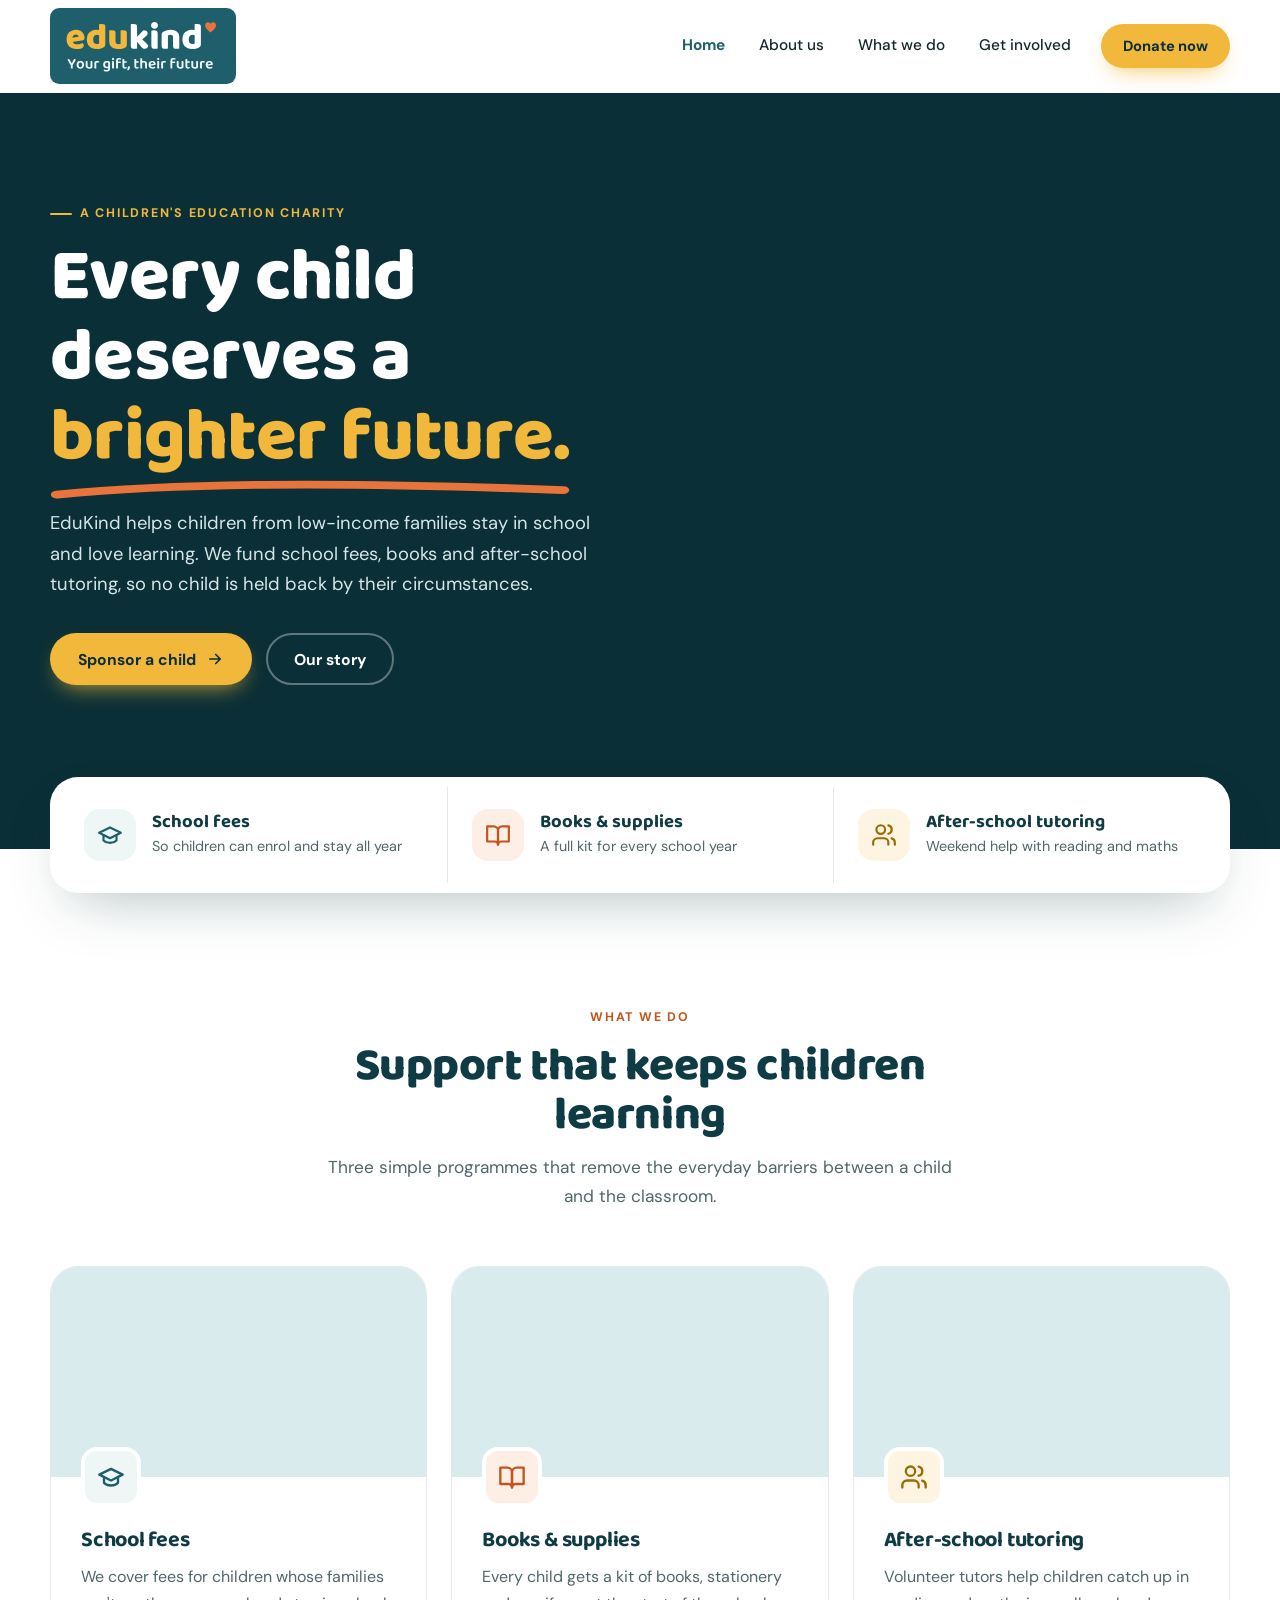
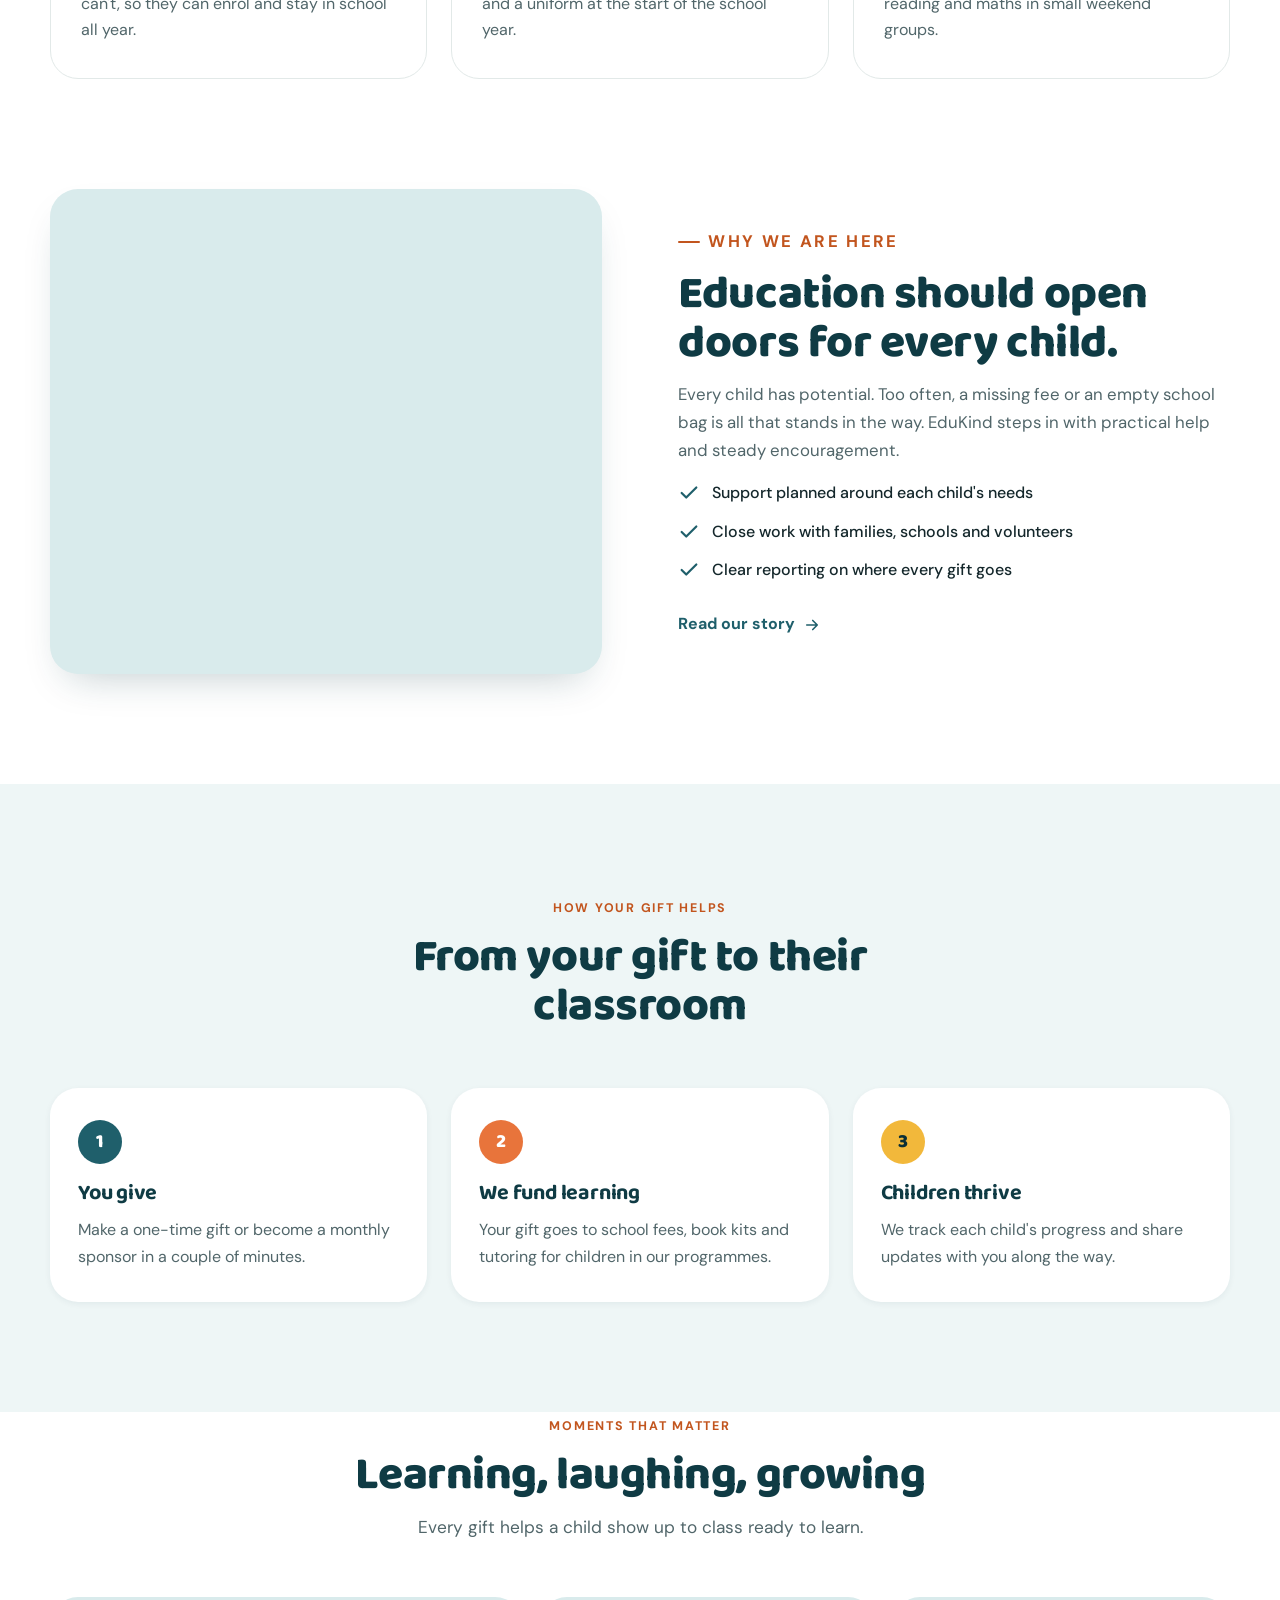
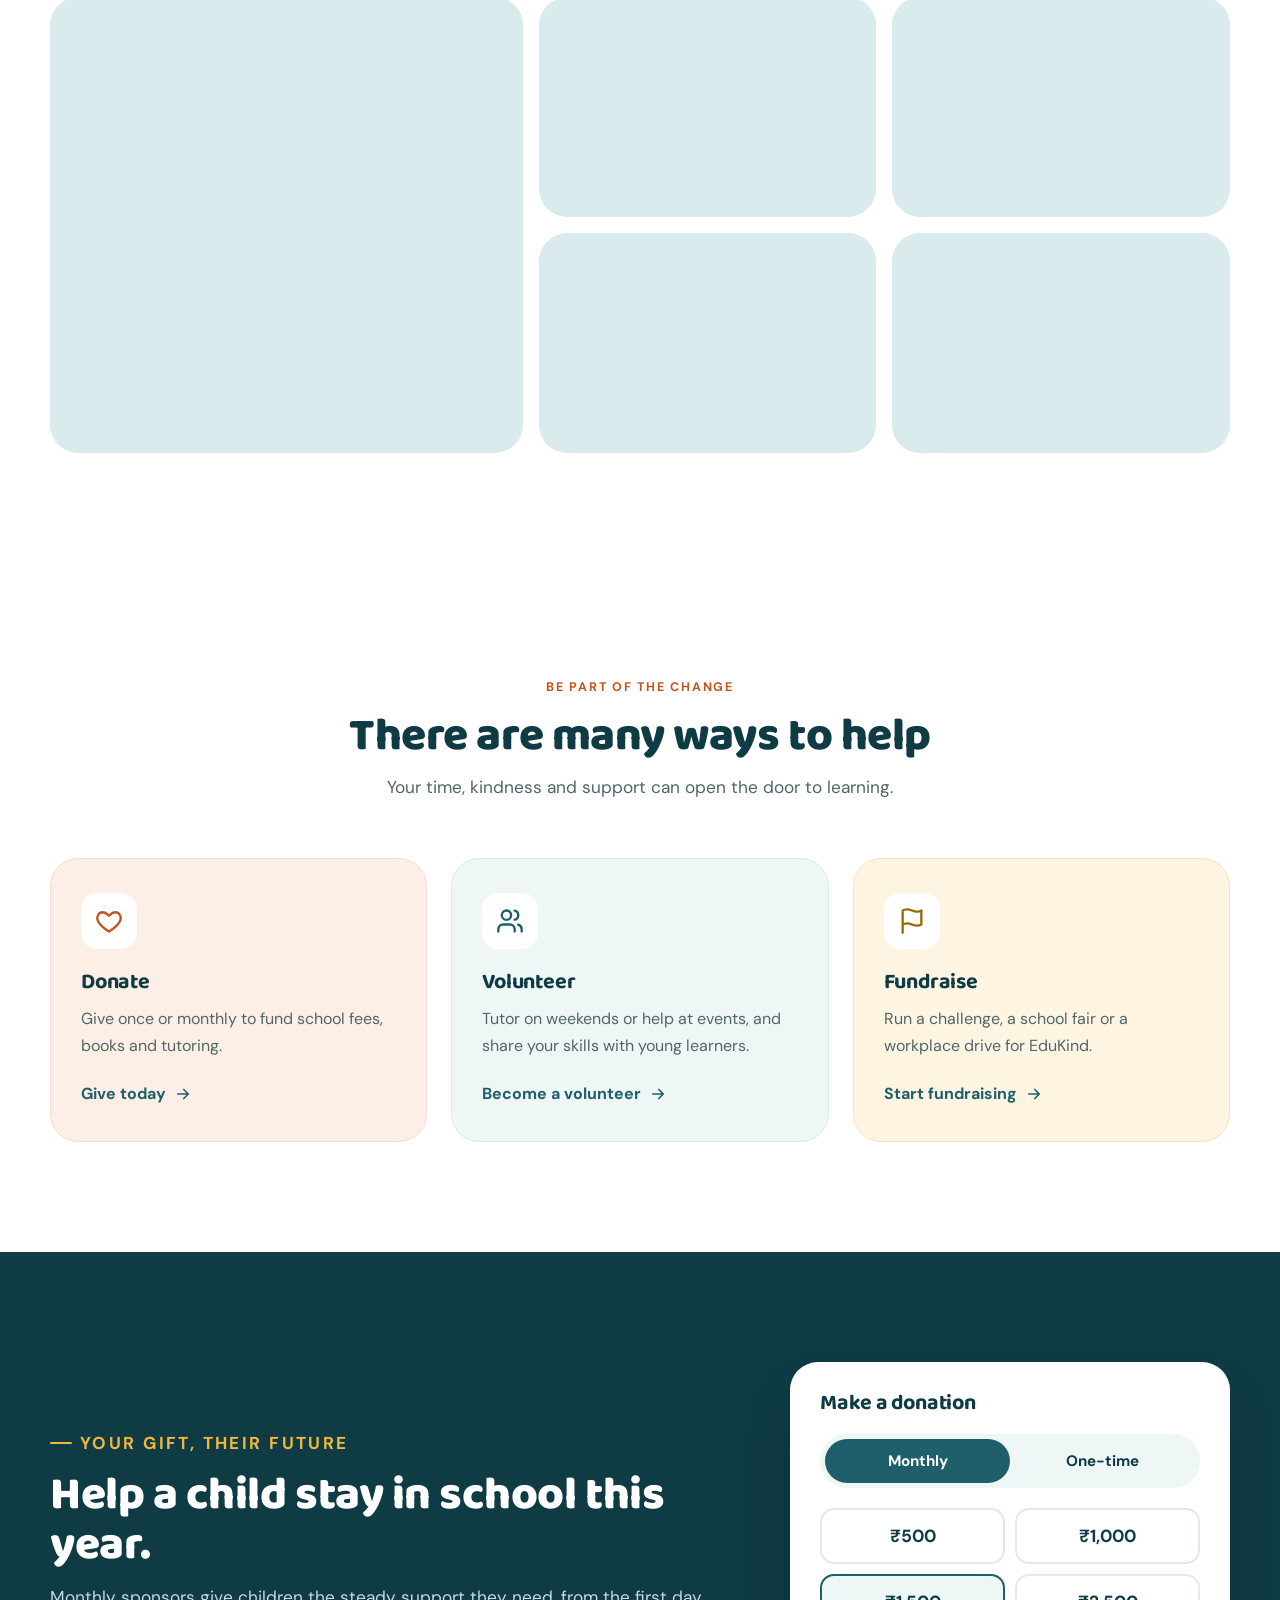
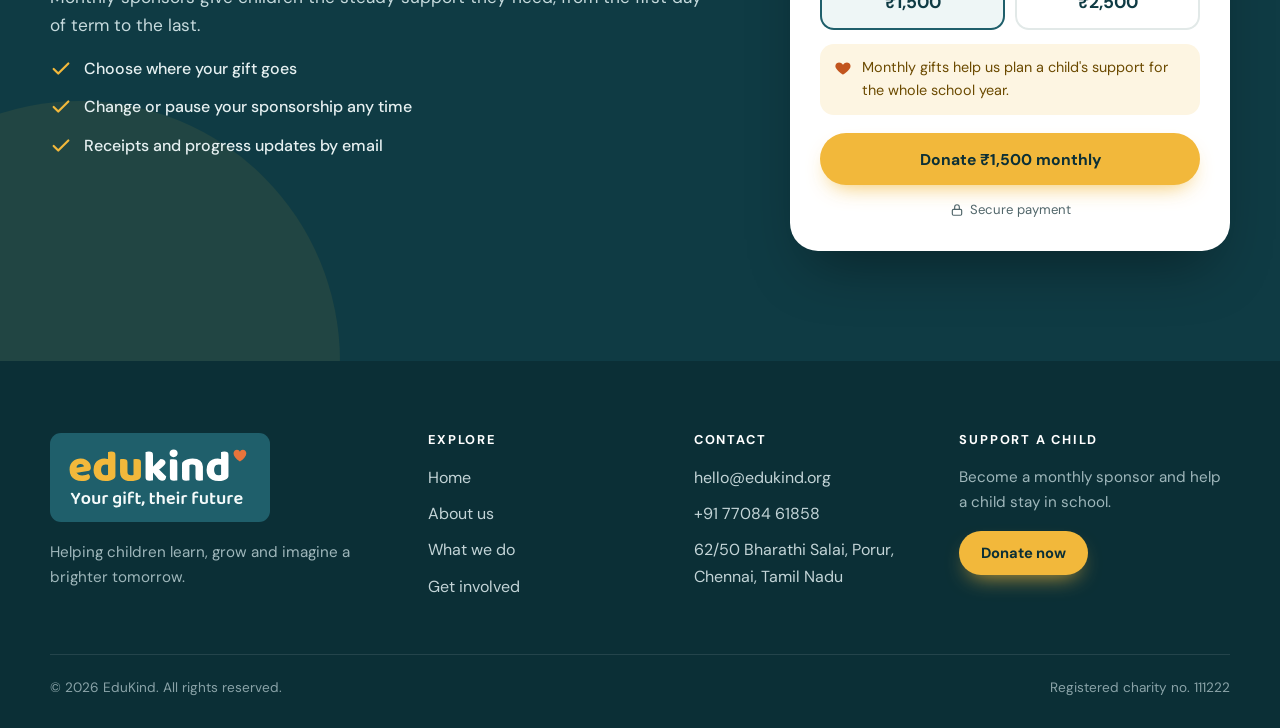
<file: index.html>
<!doctype html>
<html lang="en" class="no-js">
<head>
  <meta charset="utf-8">
  <meta name="viewport" content="width=device-width, initial-scale=1">
  <meta name="description" content="EduKind is a children's education charity. Your gift helps children with school fees, books and after-school tutoring.">
  <meta name="theme-color" content="#1f5f6b">
  <title>EduKind | Your gift, their future</title>
  <link rel="icon" href="favicon.svg" type="image/svg+xml">
  <link rel="preconnect" href="https://fonts.googleapis.com">
  <link rel="preconnect" href="https://fonts.gstatic.com" crossorigin>
  <link rel="stylesheet" href="https://fonts.googleapis.com/css2?family=Baloo+2:wght@600;700;800&family=DM+Sans:wght@400;500;700&display=swap">
  <link rel="stylesheet" href="styles.css?v=10">
</head>
<body>

<header class="site-header">
  <div class="container header-inner">
    <a class="brand" href="index.html" aria-label="EduKind home"><img src="logo.svg" alt="EduKind — Your gift, their future" width="186" height="75"></a>
    <button class="menu-toggle" type="button" aria-label="Open menu" aria-expanded="false" aria-controls="site-nav">
      <svg viewBox="0 0 24 24" fill="none" stroke="currentColor" stroke-width="2" stroke-linecap="round" aria-hidden="true"><path d="M4 7h16M4 12h16M4 17h16"/></svg>
    </button>
    <nav class="nav" id="site-nav" aria-label="Main navigation">
      <a class="active" href="index.html" aria-current="page">Home</a>
      <a href="about.html">About us</a>
      <a href="#what-we-do">What we do</a>
      <a href="#get-involved">Get involved</a>
      <a class="btn btn-primary btn-sm" href="#donate">Donate now</a>
    </nav>
  </div>
</header>

<main>
  <!-- Hero -->
  <section class="hero-full home-hero" aria-label="Introduction">
    <div class="container">
      <div class="hero-copy">
        <p class="eyebrow on-dark">A children's education charity</p>
        <h1>Every child deserves a <span class="highlight">brighter future.<svg viewBox="0 0 300 20" preserveAspectRatio="none" aria-hidden="true"><path d="M4 14C70 4 160 2 296 10" fill="none" stroke="#e8743b" stroke-width="7" stroke-linecap="round"/></svg></span></h1>
        <p class="lead">EduKind helps children from low-income families stay in school and love learning. We fund school fees, books and after-school tutoring, so no child is held back by their circumstances.</p>
        <div class="actions">
          <a class="btn btn-primary" href="#donate">Sponsor a child
            <svg viewBox="0 0 24 24" fill="none" stroke="currentColor" stroke-width="2.2" stroke-linecap="round" stroke-linejoin="round" aria-hidden="true"><path d="M5 12h14M13 6l6 6-6 6"/></svg></a>
          <a class="btn btn-ghost-light" href="about.html">Our story</a>
        </div>
      </div>
    </div>
  </section>

  <div class="container">
    <div class="hero-strip">
      <div class="strip-item"><span class="badge teal"><svg viewBox="0 0 24 24" fill="none" stroke="currentColor" stroke-width="2" stroke-linecap="round" stroke-linejoin="round" aria-hidden="true"><path d="M22 10 12 5 2 10l10 5 10-5Z"/><path d="M6 12v5c3 3 9 3 12 0v-5"/></svg></span><div><strong>School fees</strong><span>So children can enrol and stay all year</span></div></div>
      <div class="strip-item"><span class="badge coral"><svg viewBox="0 0 24 24" fill="none" stroke="currentColor" stroke-width="2" stroke-linecap="round" stroke-linejoin="round" aria-hidden="true"><path d="M2 4h6a4 4 0 0 1 4 4v13a3 3 0 0 0-3-3H2Z"/><path d="M22 4h-6a4 4 0 0 0-4 4v13a3 3 0 0 1 3-3h7Z"/></svg></span><div><strong>Books &amp; supplies</strong><span>A full kit for every school year</span></div></div>
      <div class="strip-item"><span class="badge sun"><svg viewBox="0 0 24 24" fill="none" stroke="currentColor" stroke-width="2" stroke-linecap="round" stroke-linejoin="round" aria-hidden="true"><path d="M16 21v-2a4 4 0 0 0-4-4H6a4 4 0 0 0-4 4v2"/><circle cx="9" cy="7" r="4"/><path d="M22 21v-2a4 4 0 0 0-3-3.9M16 3.1a4 4 0 0 1 0 7.8"/></svg></span><div><strong>After-school tutoring</strong><span>Weekend help with reading and maths</span></div></div>
    </div>
  </div>

  <!-- What we do -->
  <section class="section" id="what-we-do">
    <div class="container">
      <div class="section-head reveal">
        <p class="eyebrow">What we do</p>
        <h2>Support that keeps children learning</h2>
        <p>Three simple programmes that remove the everyday barriers between a child and the classroom.</p>
      </div>
      <div class="card-grid">
        <article class="card has-media reveal">
          <div class="card-media media-fees" role="img" aria-label="School fees"></div>
          <span class="badge teal"><svg viewBox="0 0 24 24" fill="none" stroke="currentColor" stroke-width="2" stroke-linecap="round" stroke-linejoin="round" aria-hidden="true"><path d="M22 10 12 5 2 10l10 5 10-5Z"/><path d="M6 12v5c3 3 9 3 12 0v-5"/></svg></span>
          <h3>School fees</h3>
          <p>We cover fees for children whose families can't, so they can enrol and stay in school all year.</p>
        </article>
        <article class="card has-media reveal">
          <div class="card-media media-books" role="img" aria-label="Books and supplies"></div>
          <span class="badge coral"><svg viewBox="0 0 24 24" fill="none" stroke="currentColor" stroke-width="2" stroke-linecap="round" stroke-linejoin="round" aria-hidden="true"><path d="M2 4h6a4 4 0 0 1 4 4v13a3 3 0 0 0-3-3H2Z"/><path d="M22 4h-6a4 4 0 0 0-4 4v13a3 3 0 0 1 3-3h7Z"/></svg></span>
          <h3>Books &amp; supplies</h3>
          <p>Every child gets a kit of books, stationery and a uniform at the start of the school year.</p>
        </article>
        <article class="card has-media reveal">
          <div class="card-media media-tutoring" role="img" aria-label="After-school tutoring"></div>
          <span class="badge sun"><svg viewBox="0 0 24 24" fill="none" stroke="currentColor" stroke-width="2" stroke-linecap="round" stroke-linejoin="round" aria-hidden="true"><path d="M16 21v-2a4 4 0 0 0-4-4H6a4 4 0 0 0-4 4v2"/><circle cx="9" cy="7" r="4"/><path d="M22 21v-2a4 4 0 0 0-3-3.9M16 3.1a4 4 0 0 1 0 7.8"/></svg></span>
          <h3>After-school tutoring</h3>
          <p>Volunteer tutors help children catch up in reading and maths in small weekend groups.</p>
        </article>
      </div>
    </div>
  </section>

  <!-- Mission -->
  <section class="section" style="padding-top: 0">
    <div class="container split">
      <div class="split-photo photo-learning reveal" role="img" aria-label="Smiling school children in a doorway"></div>
      <div class="reveal">
        <p class="eyebrow">Why we are here</p>
        <h2>Education should open doors for every child.</h2>
        <p>Every child has potential. Too often, a missing fee or an empty school bag is all that stands in the way. EduKind steps in with practical help and steady encouragement.</p>
        <ul class="tick-list">
          <li><svg viewBox="0 0 24 24" fill="none" stroke="currentColor" stroke-width="2.4" stroke-linecap="round" stroke-linejoin="round" aria-hidden="true"><path d="M20 6 9 17l-5-5"/></svg>Support planned around each child's needs</li>
          <li><svg viewBox="0 0 24 24" fill="none" stroke="currentColor" stroke-width="2.4" stroke-linecap="round" stroke-linejoin="round" aria-hidden="true"><path d="M20 6 9 17l-5-5"/></svg>Close work with families, schools and volunteers</li>
          <li><svg viewBox="0 0 24 24" fill="none" stroke="currentColor" stroke-width="2.4" stroke-linecap="round" stroke-linejoin="round" aria-hidden="true"><path d="M20 6 9 17l-5-5"/></svg>Clear reporting on where every gift goes</li>
        </ul>
        <a class="link" href="about.html">Read our story
          <svg viewBox="0 0 24 24" fill="none" stroke="currentColor" stroke-width="2.2" stroke-linecap="round" stroke-linejoin="round" aria-hidden="true"><path d="M5 12h14M13 6l6 6-6 6"/></svg></a>
      </div>
    </div>
  </section>

  <!-- How it works -->
  <section class="section steps-section">
    <div class="container">
      <div class="section-head reveal">
        <p class="eyebrow">How your gift helps</p>
        <h2>From your gift to their classroom</h2>
      </div>
      <div class="steps">
        <div class="step reveal"><div class="step-num">1</div><h3>You give</h3><p>Make a one-time gift or become a monthly sponsor in a couple of minutes.</p></div>
        <div class="step reveal"><div class="step-num">2</div><h3>We fund learning</h3><p>Your gift goes to school fees, book kits and tutoring for children in our programmes.</p></div>
        <div class="step reveal"><div class="step-num">3</div><h3>Children thrive</h3><p>We track each child's progress and share updates with you along the way.</p></div>
      </div>
    </div>
  </section>

  <!-- Gallery -->
  <section class="section" style="padding-top: 0">
    <div class="container">
      <div class="section-head reveal">
        <p class="eyebrow">Moments that matter</p>
        <h2>Learning, laughing, growing</h2>
        <p>Every gift helps a child show up to class ready to learn.</p>
      </div>
      <div class="gallery reveal" aria-hidden="true">
        <div class="g1"></div><div class="g2"></div><div class="g3"></div><div class="g4"></div><div class="g5"></div>
      </div>
    </div>
  </section>

  <!-- Get involved -->
  <section class="section involve" id="get-involved">
    <div class="container">
      <div class="section-head reveal">
        <p class="eyebrow">Be part of the change</p>
        <h2>There are many ways to help</h2>
        <p>Your time, kindness and support can open the door to learning.</p>
      </div>
      <div class="card-grid">
        <article class="card donate reveal">
          <span class="badge coral"><svg viewBox="0 0 24 24" fill="none" stroke="currentColor" stroke-width="2" stroke-linecap="round" stroke-linejoin="round" aria-hidden="true"><path d="M12 21s-7.5-4.6-9.6-9.2C.9 8.4 3 4.5 6.7 4.5c2.2 0 3.6 1.2 5.3 3 1.7-1.8 3.1-3 5.3-3 3.7 0 5.8 3.9 4.3 7.3C19.5 16.4 12 21 12 21Z"/></svg></span>
          <h3>Donate</h3>
          <p>Give once or monthly to fund school fees, books and tutoring.</p>
          <a class="link" href="#donate">Give today <svg viewBox="0 0 24 24" fill="none" stroke="currentColor" stroke-width="2.2" stroke-linecap="round" stroke-linejoin="round" aria-hidden="true"><path d="M5 12h14M13 6l6 6-6 6"/></svg></a>
        </article>
        <article class="card volunteer reveal">
          <span class="badge teal"><svg viewBox="0 0 24 24" fill="none" stroke="currentColor" stroke-width="2" stroke-linecap="round" stroke-linejoin="round" aria-hidden="true"><path d="M16 21v-2a4 4 0 0 0-4-4H6a4 4 0 0 0-4 4v2"/><circle cx="9" cy="7" r="4"/><path d="M22 21v-2a4 4 0 0 0-3-3.9M16 3.1a4 4 0 0 1 0 7.8"/></svg></span>
          <h3>Volunteer</h3>
          <p>Tutor on weekends or help at events, and share your skills with young learners.</p>
          <a class="link" href="#contact">Become a volunteer <svg viewBox="0 0 24 24" fill="none" stroke="currentColor" stroke-width="2.2" stroke-linecap="round" stroke-linejoin="round" aria-hidden="true"><path d="M5 12h14M13 6l6 6-6 6"/></svg></a>
        </article>
        <article class="card fundraise reveal">
          <span class="badge sun"><svg viewBox="0 0 24 24" fill="none" stroke="currentColor" stroke-width="2" stroke-linecap="round" stroke-linejoin="round" aria-hidden="true"><path d="M4 22V4M4 15s1-1 4-1 5 2 8 2 4-1 4-1V3s-1 1-4 1-5-2-8-2-4 1-4 1"/></svg></span>
          <h3>Fundraise</h3>
          <p>Run a challenge, a school fair or a workplace drive for EduKind.</p>
          <a class="link" href="#contact">Start fundraising <svg viewBox="0 0 24 24" fill="none" stroke="currentColor" stroke-width="2.2" stroke-linecap="round" stroke-linejoin="round" aria-hidden="true"><path d="M5 12h14M13 6l6 6-6 6"/></svg></a>
        </article>
      </div>
    </div>
  </section>

  <!-- Donate -->
  <section class="section donate-band" id="donate">
    <div class="container donate-grid">
      <div class="reveal">
        <p class="eyebrow on-dark">Your gift, their future</p>
        <h2>Help a child stay in school this year.</h2>
        <p>Monthly sponsors give children the steady support they need, from the first day of term to the last.</p>
        <ul class="tick-list">
          <li><svg viewBox="0 0 24 24" fill="none" stroke="currentColor" stroke-width="2.4" stroke-linecap="round" stroke-linejoin="round" aria-hidden="true"><path d="M20 6 9 17l-5-5"/></svg>Choose where your gift goes</li>
          <li><svg viewBox="0 0 24 24" fill="none" stroke="currentColor" stroke-width="2.4" stroke-linecap="round" stroke-linejoin="round" aria-hidden="true"><path d="M20 6 9 17l-5-5"/></svg>Change or pause your sponsorship any time</li>
          <li><svg viewBox="0 0 24 24" fill="none" stroke="currentColor" stroke-width="2.4" stroke-linecap="round" stroke-linejoin="round" aria-hidden="true"><path d="M20 6 9 17l-5-5"/></svg>Receipts and progress updates by email</li>
        </ul>
      </div>
      <div class="donate-card reveal" aria-labelledby="donate-title">
        <h3 id="donate-title">Make a donation</h3>
        <div class="segmented" role="group" aria-label="Donation frequency">
          <button type="button" data-frequency="monthly" aria-pressed="true">Monthly</button>
          <button type="button" data-frequency="once" aria-pressed="false">One-time</button>
        </div>
        <div class="amounts" role="group" aria-label="Donation amount">
          <button type="button" data-amount="500" aria-pressed="false">₹500</button>
          <button type="button" data-amount="1000" aria-pressed="false">₹1,000</button>
          <button type="button" data-amount="1500" aria-pressed="true">₹1,500</button>
          <button type="button" data-amount="2500" aria-pressed="false">₹2,500</button>
        </div>
        <p class="impact-note" id="donate-note" role="status">
          <svg viewBox="0 0 24 24" fill="currentColor" aria-hidden="true"><path d="M12 21s-7.5-4.6-9.6-9.2C.9 8.4 3 4.5 6.7 4.5c2.2 0 3.6 1.2 5.3 3 1.7-1.8 3.1-3 5.3-3 3.7 0 5.8 3.9 4.3 7.3C19.5 16.4 12 21 12 21Z"/></svg>
          <span>Monthly gifts help us plan a child's support for the whole school year.</span>
        </p>
        <button class="btn btn-primary" type="button" id="donate-btn">Donate ₹1,500 monthly</button>
        <p class="secure"><svg viewBox="0 0 24 24" fill="none" stroke="currentColor" stroke-width="2" stroke-linecap="round" stroke-linejoin="round" aria-hidden="true"><rect x="4" y="11" width="16" height="10" rx="2"/><path d="M8 11V7a4 4 0 0 1 8 0v4"/></svg>Secure payment</p>
      </div>
    </div>
  </section>
</main>

<footer class="site-footer" id="contact">
  <div class="container footer-grid">
    <div class="footer-brand">
      <img src="logo.svg" alt="EduKind — Your gift, their future" width="220" height="89">
      <p>Helping children learn, grow and imagine a brighter tomorrow.</p>
    </div>
    <div>
      <h4>Explore</h4>
      <ul>
        <li><a href="index.html">Home</a></li>
        <li><a href="about.html">About us</a></li>
        <li><a href="#what-we-do">What we do</a></li>
        <li><a href="#get-involved">Get involved</a></li>
      </ul>
    </div>
    <div>
      <h4>Contact</h4>
      <ul>
        <li><a href="mailto:hello@edukind.org">hello@edukind.org</a></li>
        <li><a href="tel:+917708461858">+91 77084 61858</a></li>
        <li><address style="font-style: normal">62/50 Bharathi Salai, Porur,<br>Chennai, Tamil Nadu</address></li>
      </ul>
    </div>
    <div class="footer-cta">
      <h4>Support a child</h4>
      <p>Become a monthly sponsor and help a child stay in school.</p>
      <a class="btn btn-primary btn-sm" href="#donate">Donate now</a>
    </div>
  </div>
  <div class="container footer-bottom">
    <span>© <span id="year">2026</span> EduKind. All rights reserved.</span>
    <span>Registered charity no. 111222</span>
  </div>
</footer>

<script src="script.js?v=4"></script>
</body>
</html>
</file>
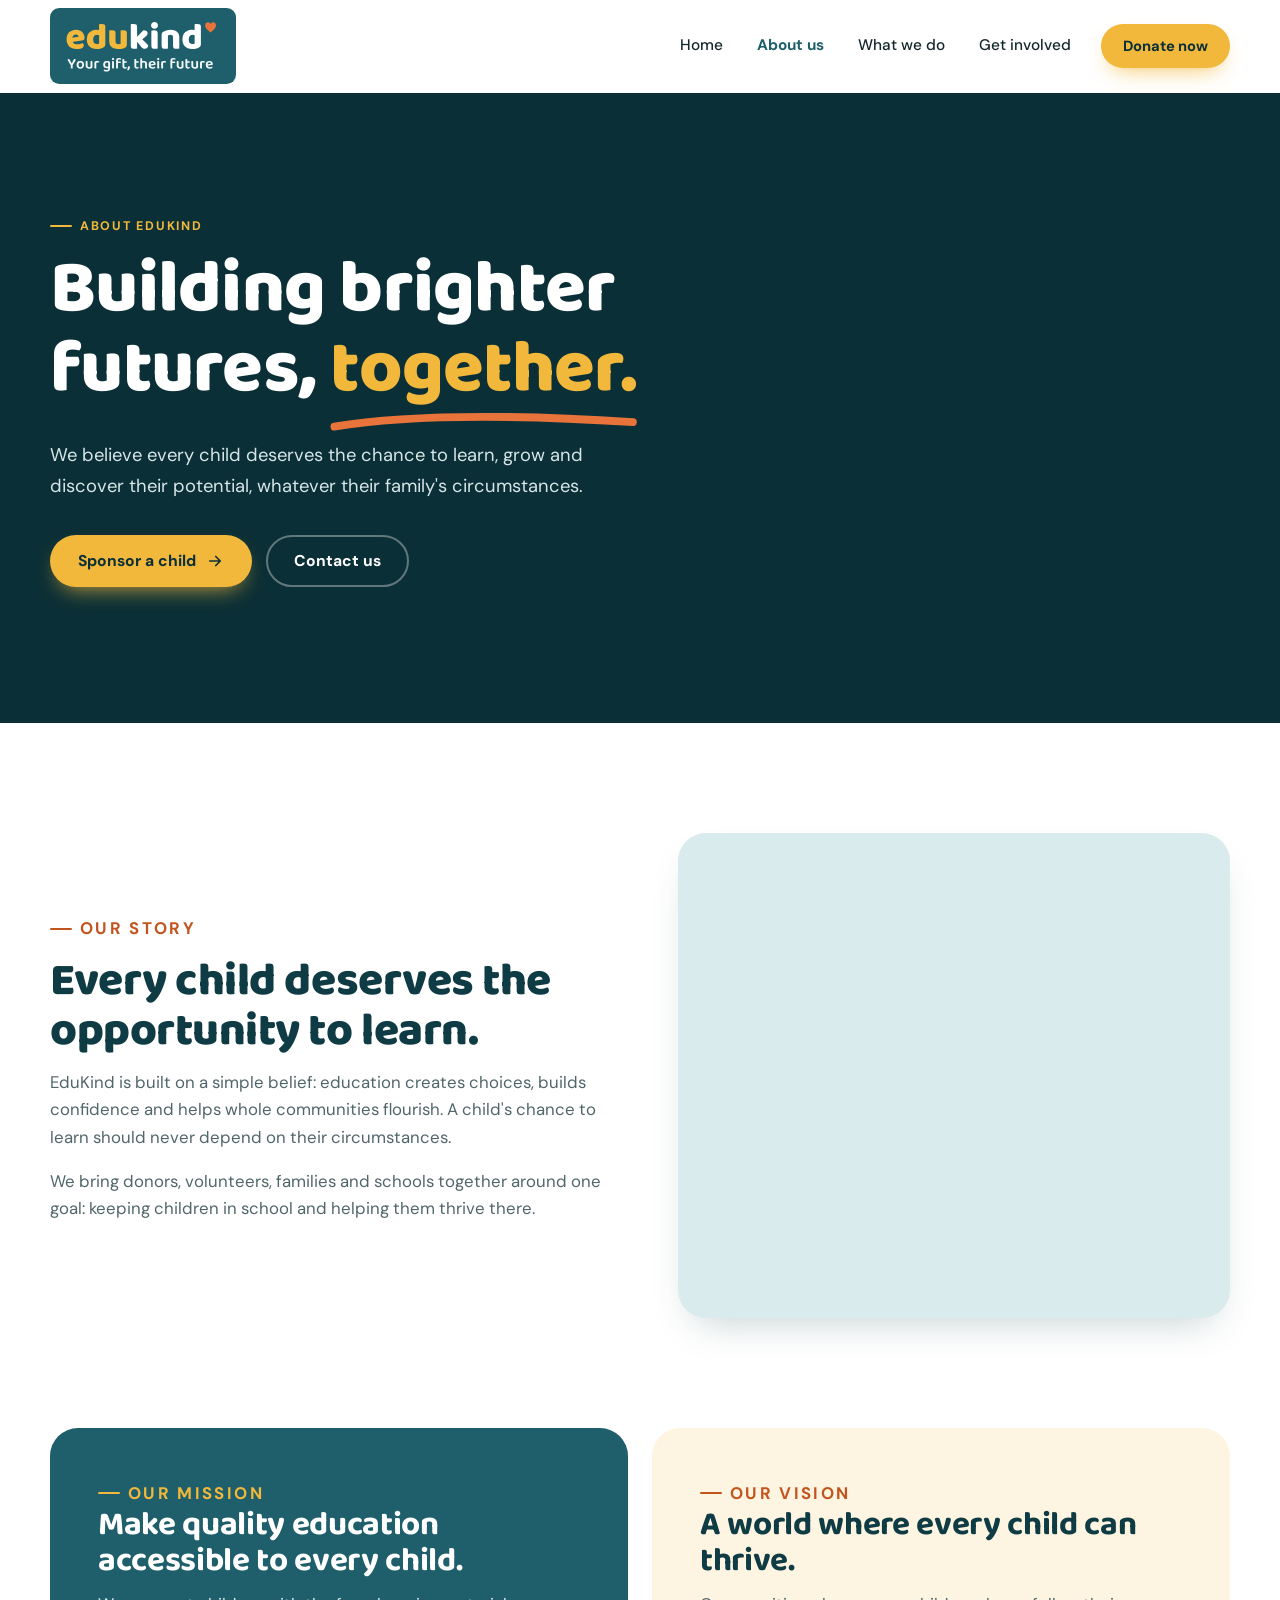
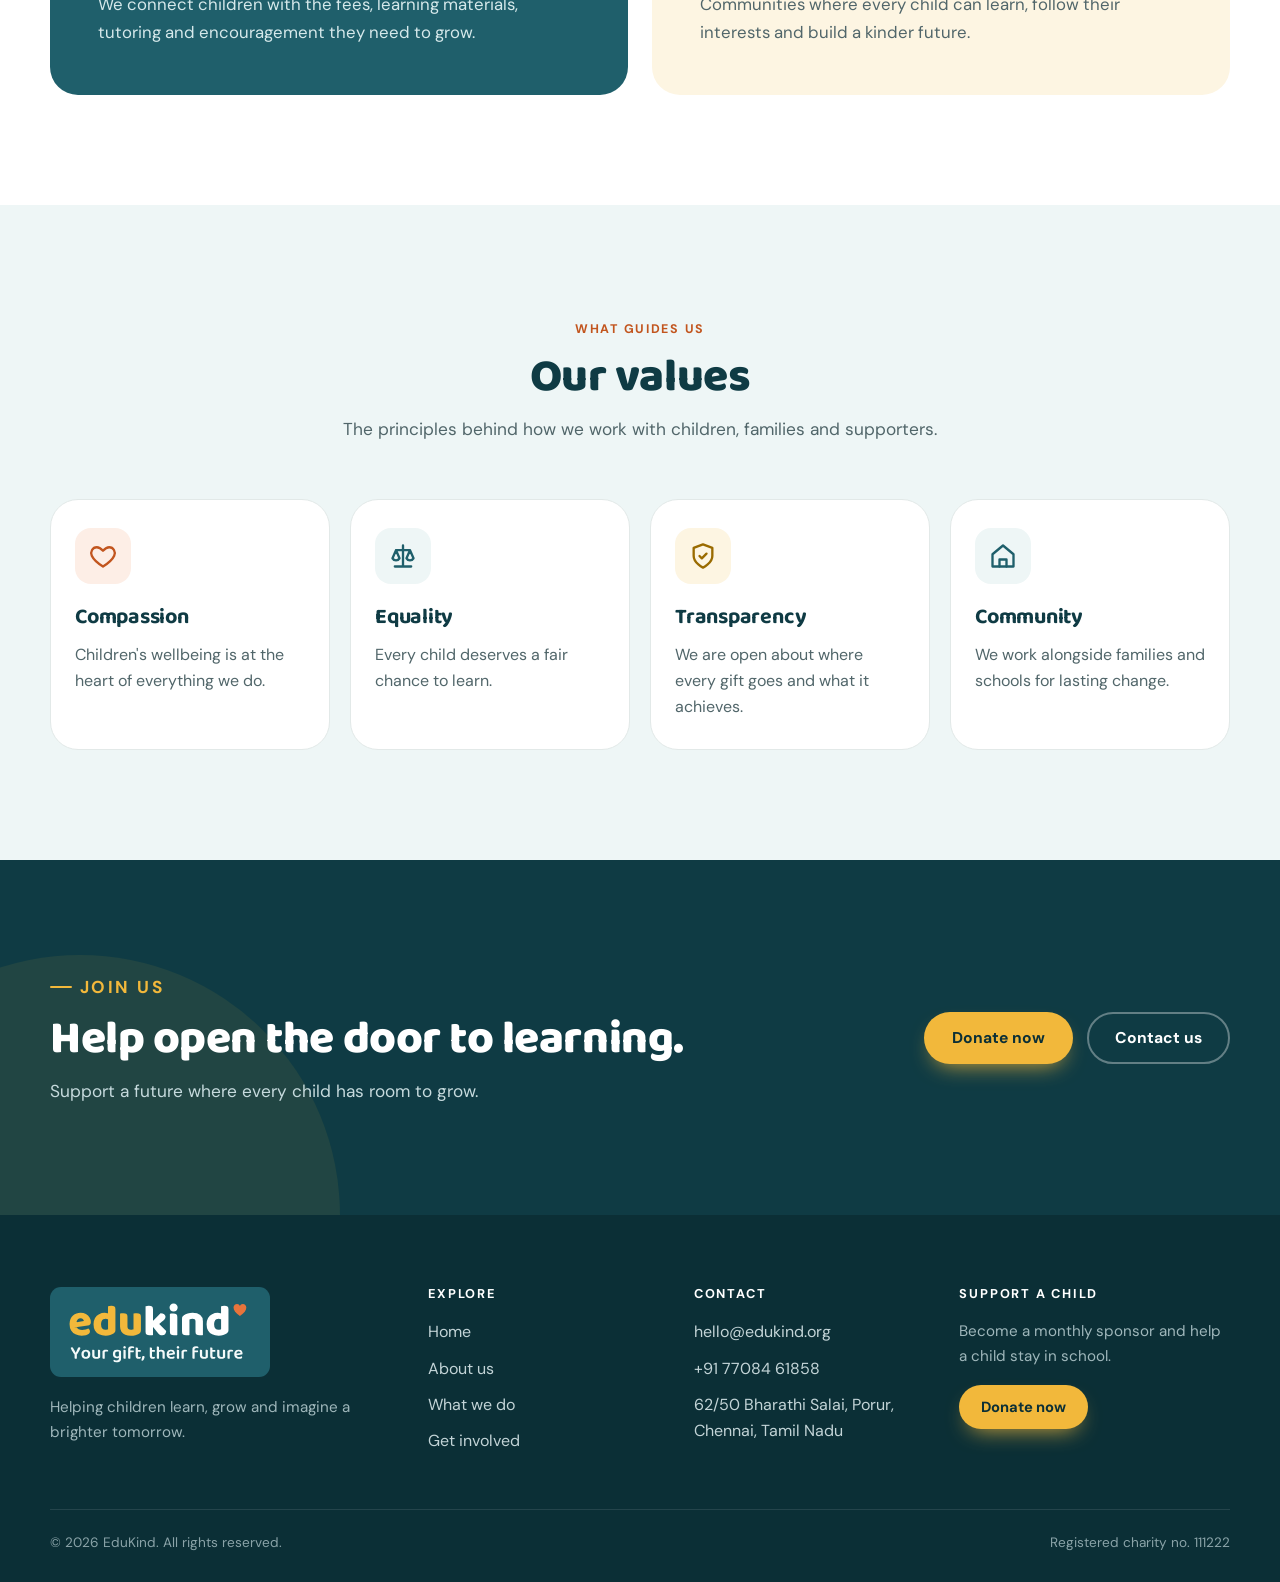
<file: about.html>
<!doctype html>
<html lang="en" class="no-js">
<head>
  <meta charset="utf-8">
  <meta name="viewport" content="width=device-width, initial-scale=1">
  <meta name="description" content="Learn about EduKind's mission to make education accessible for every child.">
  <meta name="theme-color" content="#1f5f6b">
  <title>About us | EduKind</title>
  <link rel="icon" href="favicon.svg" type="image/svg+xml">
  <link rel="preconnect" href="https://fonts.googleapis.com">
  <link rel="preconnect" href="https://fonts.gstatic.com" crossorigin>
  <link rel="stylesheet" href="https://fonts.googleapis.com/css2?family=Baloo+2:wght@600;700;800&family=DM+Sans:wght@400;500;700&display=swap">
  <link rel="stylesheet" href="styles.css?v=10">
</head>
<body>

<header class="site-header">
  <div class="container header-inner">
    <a class="brand" href="index.html" aria-label="EduKind home"><img src="logo.svg" alt="EduKind — Your gift, their future" width="186" height="75"></a>
    <button class="menu-toggle" type="button" aria-label="Open menu" aria-expanded="false" aria-controls="site-nav">
      <svg viewBox="0 0 24 24" fill="none" stroke="currentColor" stroke-width="2" stroke-linecap="round" aria-hidden="true"><path d="M4 7h16M4 12h16M4 17h16"/></svg>
    </button>
    <nav class="nav" id="site-nav" aria-label="Main navigation">
      <a href="index.html">Home</a>
      <a class="active" href="about.html" aria-current="page">About us</a>
      <a href="index.html#what-we-do">What we do</a>
      <a href="index.html#get-involved">Get involved</a>
      <a class="btn btn-primary btn-sm" href="index.html#donate">Donate now</a>
    </nav>
  </div>
</header>

<main>
  <section class="hero-full about-hero" aria-label="Introduction">
    <div class="container">
      <div class="hero-copy">
        <p class="eyebrow on-dark">About EduKind</p>
        <h1>Building brighter futures, <span class="highlight">together.<svg viewBox="0 0 300 20" preserveAspectRatio="none" aria-hidden="true"><path d="M4 14C70 4 160 2 296 10" fill="none" stroke="#e8743b" stroke-width="7" stroke-linecap="round"/></svg></span></h1>
        <p class="lead">We believe every child deserves the chance to learn, grow and discover their potential, whatever their family's circumstances.</p>
        <div class="actions">
          <a class="btn btn-primary" href="index.html#donate">Sponsor a child
            <svg viewBox="0 0 24 24" fill="none" stroke="currentColor" stroke-width="2.2" stroke-linecap="round" stroke-linejoin="round" aria-hidden="true"><path d="M5 12h14M13 6l6 6-6 6"/></svg></a>
          <a class="btn btn-ghost-light" href="#contact">Contact us</a>
        </div>
      </div>
    </div>
  </section>

  <section class="section">
    <div class="container split">
      <div class="reveal">
        <p class="eyebrow">Our story</p>
        <h2>Every child deserves the opportunity to learn.</h2>
        <p>EduKind is built on a simple belief: education creates choices, builds confidence and helps whole communities flourish. A child's chance to learn should never depend on their circumstances.</p>
        <p>We bring donors, volunteers, families and schools together around one goal: keeping children in school and helping them thrive there.</p>
      </div>
      <div class="split-photo photo-story reveal" role="img" aria-label="Children sitting together in a classroom"></div>
    </div>
  </section>

  <section class="section" style="padding-top: 0">
    <div class="container mv-grid">
      <article class="mv-card mission reveal">
        <p class="eyebrow">Our mission</p>
        <h3>Make quality education accessible to every child.</h3>
        <p>We connect children with the fees, learning materials, tutoring and encouragement they need to grow.</p>
      </article>
      <article class="mv-card vision reveal">
        <p class="eyebrow">Our vision</p>
        <h3>A world where every child can thrive.</h3>
        <p>Communities where every child can learn, follow their interests and build a kinder future.</p>
      </article>
    </div>
  </section>

  <section class="section steps-section">
    <div class="container">
      <div class="section-head reveal">
        <p class="eyebrow">What guides us</p>
        <h2>Our values</h2>
        <p>The principles behind how we work with children, families and supporters.</p>
      </div>
      <div class="value-grid">
        <article class="card reveal">
          <span class="badge coral"><svg viewBox="0 0 24 24" fill="none" stroke="currentColor" stroke-width="2" stroke-linecap="round" stroke-linejoin="round" aria-hidden="true"><path d="M12 21s-7.5-4.6-9.6-9.2C.9 8.4 3 4.5 6.7 4.5c2.2 0 3.6 1.2 5.3 3 1.7-1.8 3.1-3 5.3-3 3.7 0 5.8 3.9 4.3 7.3C19.5 16.4 12 21 12 21Z"/></svg></span>
          <h3>Compassion</h3>
          <p>Children's wellbeing is at the heart of everything we do.</p>
        </article>
        <article class="card reveal">
          <span class="badge teal"><svg viewBox="0 0 24 24" fill="none" stroke="currentColor" stroke-width="2" stroke-linecap="round" stroke-linejoin="round" aria-hidden="true"><path d="M12 3v18M5 21h14M6 7h12M6 7l-3 7a3.5 3.5 0 0 0 6 0Zm12 0-3 7a3.5 3.5 0 0 0 6 0Z"/></svg></span>
          <h3>Equality</h3>
          <p>Every child deserves a fair chance to learn.</p>
        </article>
        <article class="card reveal">
          <span class="badge sun"><svg viewBox="0 0 24 24" fill="none" stroke="currentColor" stroke-width="2" stroke-linecap="round" stroke-linejoin="round" aria-hidden="true"><path d="M12 22s8-4 8-10V5l-8-3-8 3v7c0 6 8 10 8 10Z"/><path d="m9 12 2 2 4-4"/></svg></span>
          <h3>Transparency</h3>
          <p>We are open about where every gift goes and what it achieves.</p>
        </article>
        <article class="card reveal">
          <span class="badge teal"><svg viewBox="0 0 24 24" fill="none" stroke="currentColor" stroke-width="2" stroke-linecap="round" stroke-linejoin="round" aria-hidden="true"><path d="M3 10.5 12 3l9 7.5V21H3Z"/><path d="M9 21v-6h6v6"/></svg></span>
          <h3>Community</h3>
          <p>We work alongside families and schools for lasting change.</p>
        </article>
      </div>
    </div>
  </section>

  <section class="section donate-band">
    <div class="container donate-grid cta-grid">
      <div class="reveal">
        <p class="eyebrow on-dark">Join us</p>
        <h2>Help open the door to learning.</h2>
        <p style="margin: 0">Support a future where every child has room to grow.</p>
      </div>
      <div class="actions reveal">
        <a class="btn btn-primary" href="index.html#donate">Donate now</a>
        <a class="btn btn-ghost-light" href="#contact">Contact us</a>
      </div>
    </div>
  </section>
</main>

<footer class="site-footer" id="contact">
  <div class="container footer-grid">
    <div class="footer-brand">
      <img src="logo.svg" alt="EduKind — Your gift, their future" width="220" height="89">
      <p>Helping children learn, grow and imagine a brighter tomorrow.</p>
    </div>
    <div>
      <h4>Explore</h4>
      <ul>
        <li><a href="index.html">Home</a></li>
        <li><a href="about.html">About us</a></li>
        <li><a href="index.html#what-we-do">What we do</a></li>
        <li><a href="index.html#get-involved">Get involved</a></li>
      </ul>
    </div>
    <div>
      <h4>Contact</h4>
      <ul>
        <li><a href="mailto:hello@edukind.org">hello@edukind.org</a></li>
        <li><a href="tel:+917708461858">+91 77084 61858</a></li>
        <li><address style="font-style: normal">62/50 Bharathi Salai, Porur,<br>Chennai, Tamil Nadu</address></li>
      </ul>
    </div>
    <div class="footer-cta">
      <h4>Support a child</h4>
      <p>Become a monthly sponsor and help a child stay in school.</p>
      <a class="btn btn-primary btn-sm" href="index.html#donate">Donate now</a>
    </div>
  </div>
  <div class="container footer-bottom">
    <span>© <span id="year">2026</span> EduKind. All rights reserved.</span>
    <span>Registered charity no. 111222</span>
  </div>
</footer>

<script src="script.js?v=4"></script>
</body>
</html>
</file>
<file: styles.css>
/* EduKind — shared styles */
:root {
  --teal-950: #0b2f36;
  --teal-900: #0f3b44;
  --teal-700: #1f5f6b;
  --teal-600: #2a7381;
  --teal-100: #d9ebec;
  --teal-50: #eef6f6;
  --sun: #f2b83b;
  --sun-300: #f8d27f;
  --sun-50: #fdf5e2;
  --coral: #e8743b;
  --coral-700: #c2551e;
  --coral-50: #fdeee6;
  --ink: #14272b;
  --muted: #51666a;
  --line: #e2e9e8;
  --cream: #fbf8f2;
  --white: #ffffff;
  --radius-lg: 28px;
  --radius: 18px;
  --shadow-sm: 0 2px 6px rgba(15, 59, 68, .06);
  --shadow: 0 18px 40px -18px rgba(15, 59, 68, .28);
  --font-head: "Baloo 2", system-ui, sans-serif;
  --font-body: "DM Sans", system-ui, sans-serif;
}

*, *::before, *::after { box-sizing: border-box; }
html { scroll-behavior: smooth; }
body {
  margin: 0;
  font-family: var(--font-body);
  font-size: 1rem;
  line-height: 1.65;
  color: var(--ink);
  background: var(--white);
  -webkit-font-smoothing: antialiased;
}
img { max-width: 100%; display: block; }
a { color: inherit; text-decoration: none; }
p { margin: 0 0 1rem; color: var(--muted); }
h1, h2, h3, h4 {
  font-family: var(--font-head);
  color: var(--teal-900);
  line-height: 1.08;
  margin: 0 0 .75rem;
  letter-spacing: -.01em;
}
h1 { font-size: clamp(2.6rem, 5.4vw, 4.4rem); font-weight: 800; }
h2 { font-size: clamp(2rem, 3.6vw, 3rem); font-weight: 800; }
h3 { font-size: 1.35rem; font-weight: 700; }
:focus-visible { outline: 3px solid var(--sun); outline-offset: 3px; border-radius: 6px; }

.container { width: min(1180px, 100% - 40px); margin-inline: auto; }
.section { padding: clamp(64px, 9vw, 110px) 0; }
.section-head { max-width: 640px; margin: 0 auto clamp(36px, 5vw, 56px); text-align: center; }
.section-head p:last-child { margin-bottom: 0; font-size: 1.08rem; }
.eyebrow {
  display: inline-flex; align-items: center; gap: 8px;
  font-size: .78rem; font-weight: 700; letter-spacing: .14em; text-transform: uppercase;
  color: var(--coral-700); margin-bottom: 14px;
}
.eyebrow::before { content: ""; width: 22px; height: 2px; background: currentColor; border-radius: 2px; }
.section-head .eyebrow::before { display: none; }
.eyebrow.on-dark { color: var(--sun); }

/* Buttons */
.btn {
  display: inline-flex; align-items: center; justify-content: center; gap: 10px;
  min-height: 52px; padding: 0 26px; border-radius: 999px;
  font-family: var(--font-body); font-weight: 700; font-size: .98rem;
  border: 2px solid transparent; cursor: pointer;
  transition: transform .2s ease, background-color .2s ease, box-shadow .2s ease, color .2s ease;
}
.btn svg { width: 18px; height: 18px; }
.btn:hover { transform: translateY(-2px); }
.btn-primary { background: var(--sun); color: var(--teal-950); box-shadow: 0 10px 22px -10px rgba(242, 184, 59, .9); }
.btn-primary:hover { background: #f5c254; }
.btn-teal { background: var(--teal-700); color: var(--white); }
.btn-teal:hover { background: var(--teal-900); }
.btn-ghost { border-color: var(--teal-100); color: var(--teal-900); background: var(--white); }
.btn-ghost:hover { border-color: var(--teal-700); }
.btn-ghost-light { border-color: rgba(255, 255, 255, .35); color: var(--white); }
.btn-ghost-light:hover { border-color: var(--white); }
.btn-sm { min-height: 44px; padding: 0 20px; font-size: .92rem; }

/* Header */
.site-header {
  position: sticky; top: 0; z-index: 50;
  background: rgba(255, 255, 255, .9);
  backdrop-filter: saturate(160%) blur(12px);
  -webkit-backdrop-filter: saturate(160%) blur(12px);
  border-bottom: 1px solid transparent;
  transition: border-color .2s ease, box-shadow .2s ease;
}
.site-header.scrolled { border-color: var(--line); box-shadow: var(--shadow-sm); }
.header-inner { height: 92px; display: flex; align-items: center; justify-content: space-between; gap: 24px; }
.brand { display: flex; align-items: center; flex-shrink: 0; }
.brand img { width: 186px; height: auto; }
.nav { display: flex; align-items: center; gap: 6px; }
.nav a:not(.btn) {
  padding: 10px 14px; border-radius: 999px; font-weight: 500; font-size: .96rem; color: var(--ink);
  transition: background-color .2s ease, color .2s ease;
}
.nav a:not(.btn):hover { background: var(--teal-50); color: var(--teal-700); }
.nav a.active { color: var(--teal-700); font-weight: 700; }
.nav .btn { margin-left: 10px; }
.menu-toggle {
  display: none; width: 46px; height: 46px; border-radius: 12px;
  border: 1px solid var(--line); background: var(--white); color: var(--teal-900); cursor: pointer;
  align-items: center; justify-content: center;
}
.menu-toggle svg { width: 22px; height: 22px; }

/* Hero */
.hero { background: var(--cream); position: relative; overflow: hidden; }
.hero::before {
  content: ""; position: absolute; width: 620px; height: 620px; right: -160px; top: -200px;
  background: radial-gradient(circle, var(--sun-50) 0%, transparent 70%);
}
.hero-grid {
  position: relative; display: grid; grid-template-columns: 1.05fr .95fr; gap: clamp(32px, 5vw, 72px);
  align-items: center; padding: clamp(48px, 7vw, 96px) 0 clamp(64px, 8vw, 110px);
}
.hero h1 .highlight { color: var(--teal-700); position: relative; white-space: nowrap; }
.hero h1 .highlight svg { position: absolute; left: 0; bottom: -.04em; width: 100%; height: .32em; }
.hero .lead { font-size: 1.15rem; max-width: 520px; margin: 32px 0 32px; }
.actions { display: flex; flex-wrap: wrap; gap: 14px; }
.hero-points { display: flex; flex-wrap: wrap; gap: 10px 22px; margin: 34px 0 0; padding: 0; list-style: none; }
.hero-points li { display: flex; align-items: center; gap: 8px; font-weight: 500; color: var(--teal-900); font-size: .95rem; }
.hero-points svg { width: 20px; height: 20px; color: var(--coral); flex-shrink: 0; }

.hero-media { position: relative; isolation: isolate; }
.hero-media::before {
  content: ""; position: absolute; z-index: -1; left: -26px; bottom: -26px; width: 58%; height: 46%;
  background: var(--sun); border-radius: var(--radius-lg);
}
.hero-media::after {
  content: ""; position: absolute; z-index: -1; right: -30px; top: -30px; width: 140px; height: 140px;
  background-image: radial-gradient(var(--teal-700) 2.2px, transparent 2.7px); background-size: 18px 18px; opacity: .35;
}
.hero-photo {
  aspect-ratio: 4 / 4.4; border-radius: 200px 200px var(--radius-lg) var(--radius-lg);
  background: var(--teal-100) center / cover no-repeat;
  box-shadow: var(--shadow);
}
.hero-photo.home { background-image: url("https://images.unsplash.com/photo-1524069290683-0457abfe42c3?auto=format&fit=crop&w=1100&q=80"); background-position: 50% 35%; }
.float-card {
  position: absolute; display: flex; align-items: center; gap: 12px;
  background: var(--white); border-radius: var(--radius); padding: 12px 16px;
  box-shadow: var(--shadow); max-width: 230px;
}
.float-card strong { display: block; font-family: var(--font-head); font-size: 1rem; color: var(--teal-900); line-height: 1.2; }
.float-card span { display: block; font-size: .85rem; line-height: 1.35; color: var(--muted); margin-top: 3px; }
.float-card .badge { width: 40px; height: 40px; flex-shrink: 0; border-radius: 12px; display: grid; place-items: center; }
.float-card .badge svg { width: 21px; height: 21px; }
.float-card.one { left: -64px; bottom: -40px; }
.float-card.two { right: -36px; top: -18px; }

.badge.coral { background: var(--coral-50); color: var(--coral-700); }
.badge.teal { background: var(--teal-50); color: var(--teal-700); }
.badge.sun { background: var(--sun-50); color: #9a6b00; }

/* Feature cards */
.card-grid { display: grid; grid-template-columns: repeat(3, minmax(0, 1fr)); gap: 24px; }
.card {
  background: var(--white); border: 1px solid var(--line); border-radius: var(--radius-lg);
  padding: 34px 30px; display: flex; flex-direction: column;
  transition: transform .25s ease, box-shadow .25s ease, border-color .25s ease;
}
.card:hover { transform: translateY(-4px); box-shadow: var(--shadow); border-color: transparent; }
.card .badge { width: 56px; height: 56px; border-radius: 16px; display: grid; place-items: center; margin-bottom: 22px; }
.card .badge svg { width: 28px; height: 28px; }
.card.has-media { padding-top: 0; overflow: hidden; }
.card-media {
  height: 210px; margin: 0 -30px 0; background: var(--teal-100) center / cover no-repeat;
  transition: transform .5s ease;
}
.card.has-media:hover .card-media { transform: scale(1.04); }
.card.has-media .badge { position: relative; margin-top: -30px; border: 4px solid var(--white); width: 60px; height: 60px; }
.media-fees { background-image: url("https://images.unsplash.com/photo-1542810634-71277d95dcbb?auto=format&fit=crop&w=800&q=80"); }
.media-books { background-image: url("https://images.unsplash.com/photo-1610500796385-3ffc1ae2f046?auto=format&fit=crop&w=800&q=80"); }
.media-tutoring { background-image: url("https://images.unsplash.com/photo-1509062522246-3755977927d7?auto=format&fit=crop&w=800&q=80"); }

/* Photo strip */
.gallery { display: grid; grid-template-columns: 1.4fr 1fr 1fr; grid-template-rows: 220px 220px; gap: 16px; }
.gallery div { border-radius: var(--radius-lg); background-color: var(--teal-100); background-position: center; background-size: cover; background-repeat: no-repeat; transition: transform .4s ease; }
.gallery div:hover { transform: scale(1.02); }
.gallery div:first-child { grid-row: span 2; }
.g1 { background-image: url("https://images.unsplash.com/photo-1497486751825-1233686d5d80?auto=format&fit=crop&w=900&q=80"); }
.gallery .g2 { background-image: url("https://images.unsplash.com/photo-1497486443155-158cceb6629a?auto=format&fit=crop&w=600&q=80"); background-position: 50% 25%; }
.g3 { background-image: url("https://images.unsplash.com/photo-1560785496-3c9d27877182?auto=format&fit=crop&w=600&q=80"); }
.g4 { background-image: url("https://images.unsplash.com/photo-1569003376670-596a186b90f8?auto=format&fit=crop&w=600&q=80"); }
.g5 { background-image: url("https://images.unsplash.com/photo-1610552254576-9500a3e99999?auto=format&fit=crop&w=600&q=80"); }
.card p { margin-bottom: 0; }
.card .link { margin-top: auto; padding-top: 22px; }

.link { display: inline-flex; align-items: center; gap: 8px; font-weight: 700; color: var(--teal-700); }
.link svg { width: 18px; height: 18px; transition: transform .2s ease; }
.link:hover svg { transform: translateX(4px); }

/* Split section */
.split { display: grid; grid-template-columns: 1fr 1fr; gap: clamp(36px, 6vw, 88px); align-items: center; }
.split-photo {
  aspect-ratio: 5 / 4.4; border-radius: var(--radius-lg); background: var(--teal-100) center / cover no-repeat;
  box-shadow: var(--shadow);
}
.photo-learning { background-image: url("https://images.unsplash.com/photo-1569003376670-596a186b90f8?auto=format&fit=crop&w=1100&q=80"); background-position: 50% 30%; }
.photo-story { background-image: url("https://images.unsplash.com/photo-1542810634-71277d95dcbb?auto=format&fit=crop&w=1100&q=80"); }
.split p { font-size: 1.05rem; }
.tick-list { list-style: none; padding: 0; margin: 8px 0 28px; display: grid; gap: 12px; }
.tick-list li { display: flex; gap: 12px; align-items: flex-start; color: var(--ink); font-weight: 500; }
.tick-list svg { width: 22px; height: 22px; flex-shrink: 0; color: var(--teal-700); margin-top: 2px; }

/* Steps */
.steps-section { background: var(--teal-50); }
.steps { display: grid; grid-template-columns: repeat(3, minmax(0, 1fr)); gap: 24px; counter-reset: step; position: relative; }
.step {
  background: var(--white); border-radius: var(--radius-lg); padding: 32px 28px; position: relative;
  box-shadow: var(--shadow-sm);
}
.step-num {
  width: 44px; height: 44px; border-radius: 50%; display: grid; place-items: center;
  font-family: var(--font-head); font-weight: 800; font-size: 1.2rem;
  background: var(--teal-700); color: var(--white); margin-bottom: 18px;
}
.step:nth-child(2) .step-num { background: var(--coral); }
.step:nth-child(3) .step-num { background: var(--sun); color: var(--teal-950); }
.step p { margin: 0; }

/* Get involved */
.involve .card.donate { background: var(--coral-50); border-color: #f9dccd; }
.involve .card.volunteer { background: var(--teal-50); border-color: var(--teal-100); }
.involve .card.fundraise { background: var(--sun-50); border-color: #f6e4b6; }
.involve .card .badge { background: var(--white); }

/* Donate band */
.donate-band { background: var(--teal-900); color: var(--white); position: relative; overflow: hidden; }
.donate-band::before {
  content: ""; position: absolute; width: 520px; height: 520px; left: -180px; bottom: -260px;
  border-radius: 50%; background: rgba(242, 184, 59, .08);
}
.donate-grid { position: relative; display: grid; grid-template-columns: 1fr 440px; gap: clamp(36px, 6vw, 80px); align-items: center; }
.donate-band h2 { color: var(--white); }
.donate-band p { color: #c6dadd; font-size: 1.08rem; }
.donate-band .tick-list li { color: #e6f0f1; }
.donate-band .tick-list svg { color: var(--sun); }

.cta-grid { grid-template-columns: 1fr auto; }
.donate-card {
  background: var(--white); color: var(--ink); border-radius: var(--radius-lg); padding: 30px;
  box-shadow: 0 30px 60px -20px rgba(0, 0, 0, .4);
}
.donate-card h3 { margin-bottom: 18px; }
.segmented {
  display: grid; grid-template-columns: 1fr 1fr; padding: 5px; border-radius: 999px; background: var(--teal-50); margin-bottom: 20px;
}
.segmented button {
  border: 0; background: transparent; border-radius: 999px; min-height: 44px;
  font: 700 .95rem var(--font-body); color: var(--teal-900); cursor: pointer;
}
.segmented button[aria-pressed="true"] { background: var(--teal-700); color: var(--white); }
.amounts { display: grid; grid-template-columns: repeat(2, minmax(0, 1fr)); gap: 10px; margin-bottom: 14px; }
.amounts button {
  min-height: 56px; border-radius: 14px; border: 2px solid var(--line); background: var(--white);
  font: 700 1.1rem var(--font-body); color: var(--teal-900); cursor: pointer; transition: border-color .2s, background-color .2s;
}
.amounts button:hover { border-color: var(--teal-600); }
.amounts button[aria-pressed="true"] { border-color: var(--teal-700); background: var(--teal-50); }
.impact-note {
  display: flex; gap: 10px; align-items: flex-start; background: var(--sun-50); color: #6b4a00;
  border-radius: 14px; padding: 12px 14px; font-size: .9rem; margin: 6px 0 18px;
}
.impact-note svg { width: 18px; height: 18px; flex-shrink: 0; margin-top: 3px; color: var(--coral-700); }
.donate-card .btn { width: 100%; }
.donate-band .donate-card .impact-note { color: #6b4a00; font-size: .9rem; }
.donate-band .donate-card .secure { color: var(--muted); font-size: .82rem; }
.secure { display: flex; align-items: center; justify-content: center; gap: 6px; font-size: .82rem; color: var(--muted); margin: 14px 0 0; }
.secure svg { width: 14px; height: 14px; }

/* Page hero (About) */
.page-hero { background: var(--cream); position: relative; overflow: hidden; }
.page-hero .hero-grid { grid-template-columns: 1.1fr .9fr; }
.page-hero .hero-photo { aspect-ratio: 4 / 3.6; border-radius: var(--radius-lg); background-image: url("https://images.unsplash.com/photo-1497486751825-1233686d5d80?auto=format&fit=crop&w=1100&q=80"); background-position: 50% 40%; }

/* Mission & vision */
.mv-grid { display: grid; grid-template-columns: 1fr 1fr; gap: 24px; }
.mv-card { border-radius: var(--radius-lg); padding: clamp(30px, 4vw, 48px); }
.mv-card.mission { background: var(--teal-700); }
.mv-card.mission h3, .mv-card.mission p { color: var(--white); }
.mv-card.mission .eyebrow { color: var(--sun); }
.mv-card.vision { background: var(--sun-50); }
.mv-card h3 { font-size: clamp(1.6rem, 2.6vw, 2.1rem); }
.mv-card p { margin: 0; font-size: 1.05rem; }
.mv-card.mission p { color: #d6e9eb; }

.value-grid { display: grid; grid-template-columns: repeat(4, minmax(0, 1fr)); gap: 20px; }
.value-grid .card { padding: 28px 24px; }

.notice { font-size: .85rem; color: #8a979a; font-style: italic; }

/* Footer */
.site-footer { background: var(--teal-950); color: #c3d4d7; }
.footer-grid { display: grid; grid-template-columns: 1.5fr 1fr 1fr 1.2fr; gap: 40px; padding: 72px 0 48px; }
.footer-brand img { width: 220px; height: auto; margin-bottom: 18px; }
.footer-brand p { color: #9fb7bb; max-width: 320px; font-size: .95rem; }
.site-footer h4 { font-family: var(--font-body); font-size: .8rem; font-weight: 700; letter-spacing: .14em; text-transform: uppercase; color: var(--white); margin-bottom: 18px; }
.site-footer ul { list-style: none; margin: 0; padding: 0; display: grid; gap: 10px; }
.site-footer a { color: #c3d4d7; transition: color .2s; }
.site-footer a:hover { color: var(--sun); }
.site-footer .btn-primary, .site-footer .btn-primary:hover { color: var(--teal-950); }
.footer-cta p { color: #9fb7bb; font-size: .95rem; }
.footer-bottom {
  border-top: 1px solid rgba(255, 255, 255, .1); padding: 22px 0 28px;
  display: flex; flex-wrap: wrap; justify-content: space-between; gap: 12px; font-size: .85rem; color: #8aa3a8;
}


/* Full-width photo hero */
.hero-full {
  position: relative; display: flex; align-items: center; overflow: hidden;
  min-height: clamp(580px, 84vh, 780px); padding: 80px 0 140px;
  background-color: var(--teal-950); background-size: cover; background-repeat: no-repeat;
}
.hero-full::before {
  content: ""; position: absolute; inset: 0;
  background: linear-gradient(90deg, rgba(11, 47, 54, .96) 0%, rgba(11, 47, 54, .86) 34%, rgba(11, 47, 54, .35) 64%, rgba(11, 47, 54, .08) 100%);
}
.hero-full::after {
  content: ""; position: absolute; left: 0; right: 0; bottom: 0; height: 160px;
  background: linear-gradient(0deg, rgba(11, 47, 54, .55), transparent);
}
.home-hero { background-image: url("https://images.unsplash.com/photo-1524069290683-0457abfe42c3?auto=format&fit=crop&w=1920&q=80"); background-position: 80% 30%; }
.about-hero { background-image: url("https://images.unsplash.com/photo-1497486751825-1233686d5d80?auto=format&fit=crop&w=1920&q=80"); background-position: 70% 12%; padding-bottom: 100px; min-height: clamp(520px, 70vh, 680px); }
.hero-full .container { position: relative; z-index: 1; }
.hero-copy { max-width: 620px; }
.hero-full h1 { color: var(--white); font-size: clamp(2.8rem, 5.8vw, 4.8rem); }
.hero-full h1 .highlight { color: var(--sun); position: relative; white-space: nowrap; }
.hero-full h1 .highlight svg { position: absolute; left: 0; bottom: -.06em; width: 100%; height: .3em; }
.hero-full .lead { color: #d6e6e8; font-size: 1.15rem; max-width: 540px; margin: 30px 0 34px; }

.hero-strip {
  position: relative; z-index: 2; margin-top: -72px;
  display: grid; grid-template-columns: repeat(3, minmax(0, 1fr));
  background: var(--white); border-radius: var(--radius-lg); box-shadow: 0 24px 60px -24px rgba(11, 47, 54, .35);
  padding: 10px;
}
.strip-item { display: flex; align-items: center; gap: 16px; padding: 22px 24px; }
.strip-item + .strip-item { border-left: 1px solid var(--line); }
.strip-item .badge { width: 52px; height: 52px; border-radius: 16px; display: grid; place-items: center; flex-shrink: 0; }
.strip-item .badge svg { width: 26px; height: 26px; }
.strip-item strong { display: block; font-family: var(--font-head); font-size: 1.15rem; color: var(--teal-900); line-height: 1.2; }
.strip-item span:not(.badge) { display: block; font-size: .9rem; color: var(--muted); margin-top: 2px; }

@media (max-width: 880px) {
  .hero-full { min-height: 0; padding: 120px 0 130px; }
  .hero-full::before { background: linear-gradient(180deg, rgba(11, 47, 54, .55) 0%, rgba(11, 47, 54, .85) 45%, rgba(11, 47, 54, .95) 100%); }
  .hero-strip { grid-template-columns: 1fr; margin-top: -60px; }
  .strip-item + .strip-item { border-left: 0; border-top: 1px solid var(--line); }
  .strip-item { padding: 18px 16px; }
}
@media (max-width: 560px) {
  .hero-full { padding: 96px 0 110px; }
  .hero-full h1 .highlight { white-space: normal; }
}

/* Reveal on scroll */
.reveal { opacity: 0; transform: translateY(18px); transition: opacity .7s ease, transform .7s ease; }
.reveal.in { opacity: 1; transform: none; }
.no-js .reveal { opacity: 1; transform: none; }

/* Responsive */
@media (max-width: 1020px) {
  .float-card.one { left: 12px; }
  .float-card.two { right: 12px; }
  .footer-grid { grid-template-columns: 1fr 1fr; }
  .value-grid { grid-template-columns: repeat(2, minmax(0, 1fr)); }
  .donate-grid, .cta-grid { grid-template-columns: 1fr; }
  .donate-card { max-width: 480px; }
}
@media (max-width: 880px) {
  .gallery { grid-template-rows: 180px 180px; }
  .header-inner { height: 80px; }
  .brand img { width: 158px; }
  .menu-toggle { display: inline-flex; }
  .nav {
    display: none; position: absolute; top: 80px; left: 0; right: 0;
    flex-direction: column; align-items: stretch; gap: 4px;
    background: var(--white); padding: 14px 20px 22px; border-bottom: 1px solid var(--line); box-shadow: var(--shadow);
  }
  .nav.open { display: flex; }
  .nav a:not(.btn) { padding: 12px 14px; }
  .nav .btn { margin: 8px 0 0; }
  .hero-grid, .page-hero .hero-grid, .split { grid-template-columns: 1fr; }
  .hero-media { max-width: 520px; margin-inline: auto; width: 100%; }
  .card-grid, .steps { grid-template-columns: 1fr; }
  .mv-grid { grid-template-columns: 1fr; }
}
@media (max-width: 560px) {
  .hero-media::before { left: -10px; bottom: -12px; }
  .hero-media::after { right: -8px; top: -14px; width: 100px; height: 100px; }
  .gallery { grid-template-columns: 1fr 1fr; grid-template-rows: 200px 140px 140px; }
  .gallery div:first-child { grid-column: span 2; grid-row: auto; }
  .container { width: calc(100% - 32px); }
  .float-card { padding: 12px 14px; max-width: 220px; }
  .float-card.two { display: none; }
  .float-card.one { left: 8px; bottom: -22px; }
  .value-grid { grid-template-columns: 1fr; }
  .footer-grid { grid-template-columns: 1fr; gap: 32px; padding-top: 56px; }
  .actions .btn { width: 100%; }
}
@media (prefers-reduced-motion: reduce) {
  html { scroll-behavior: auto; }
  *, *::before, *::after { transition: none !important; }
  .reveal { opacity: 1; transform: none; }
}
</file>
